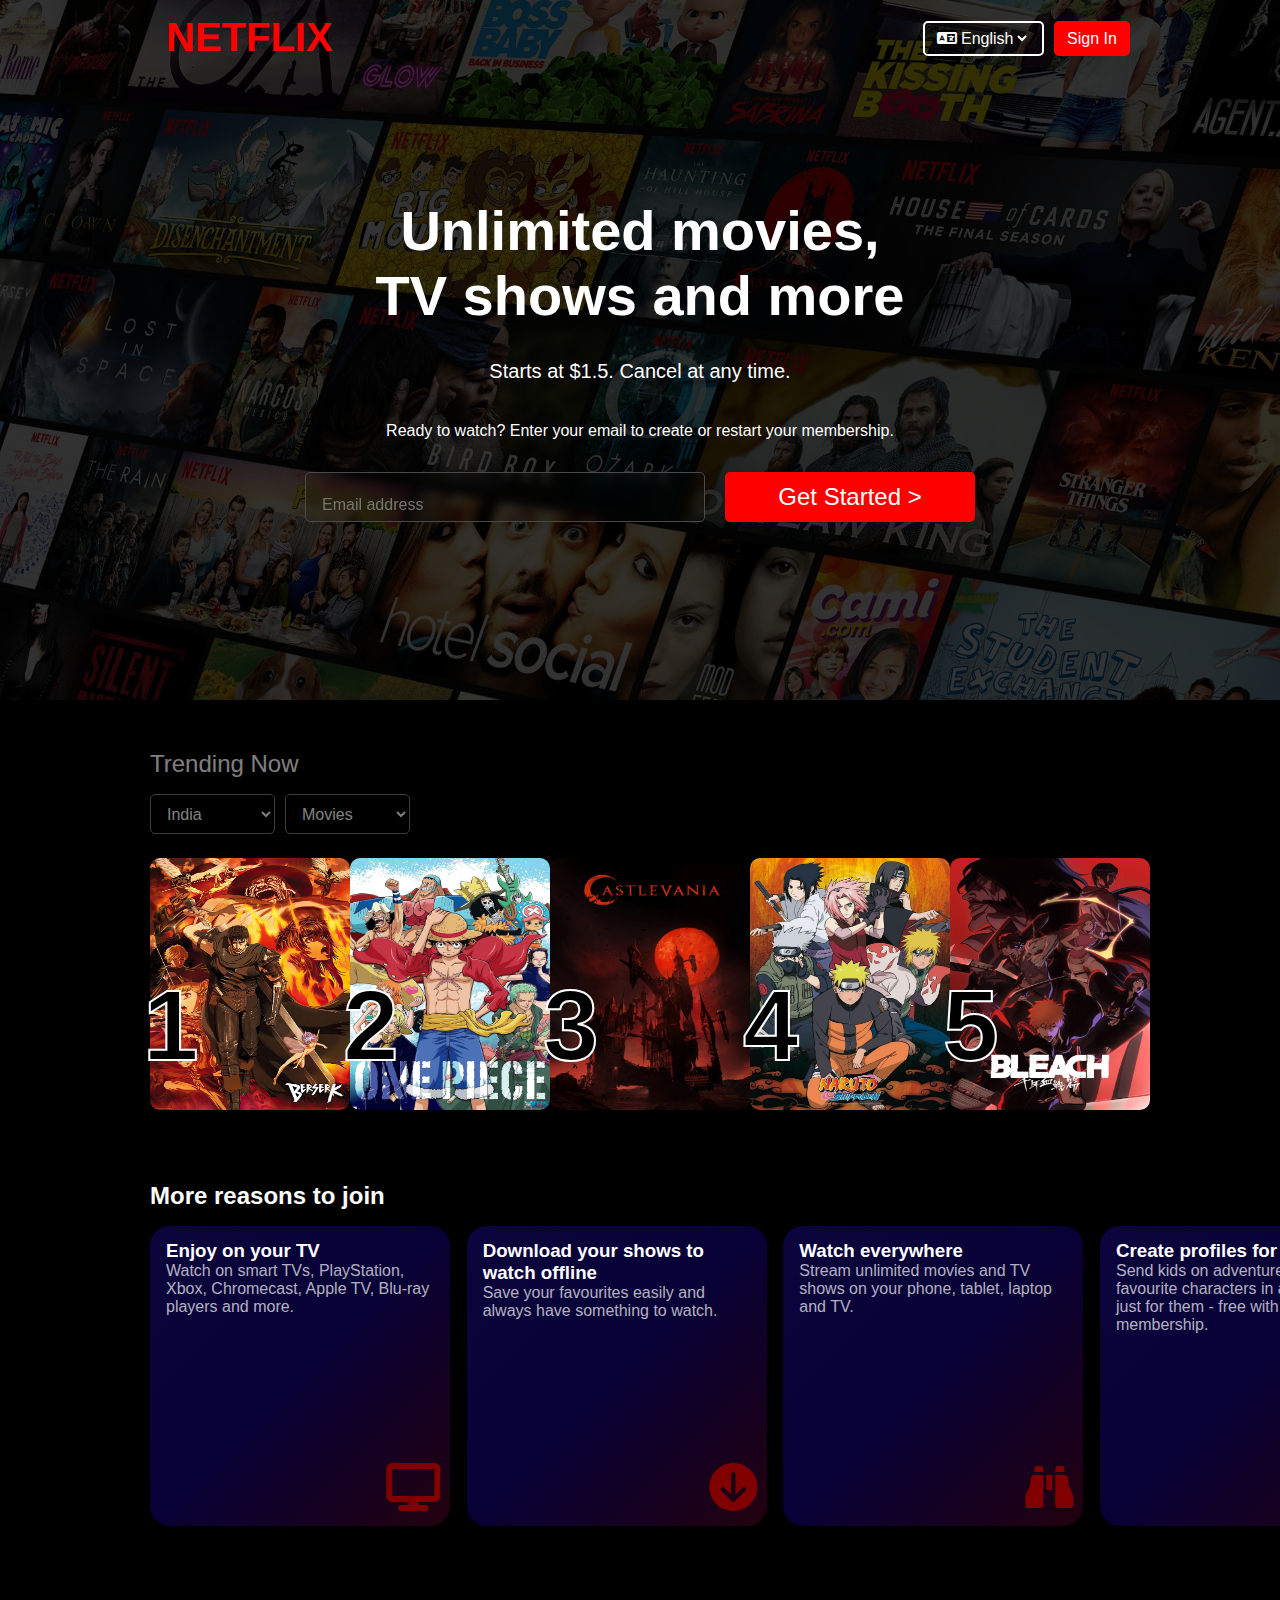
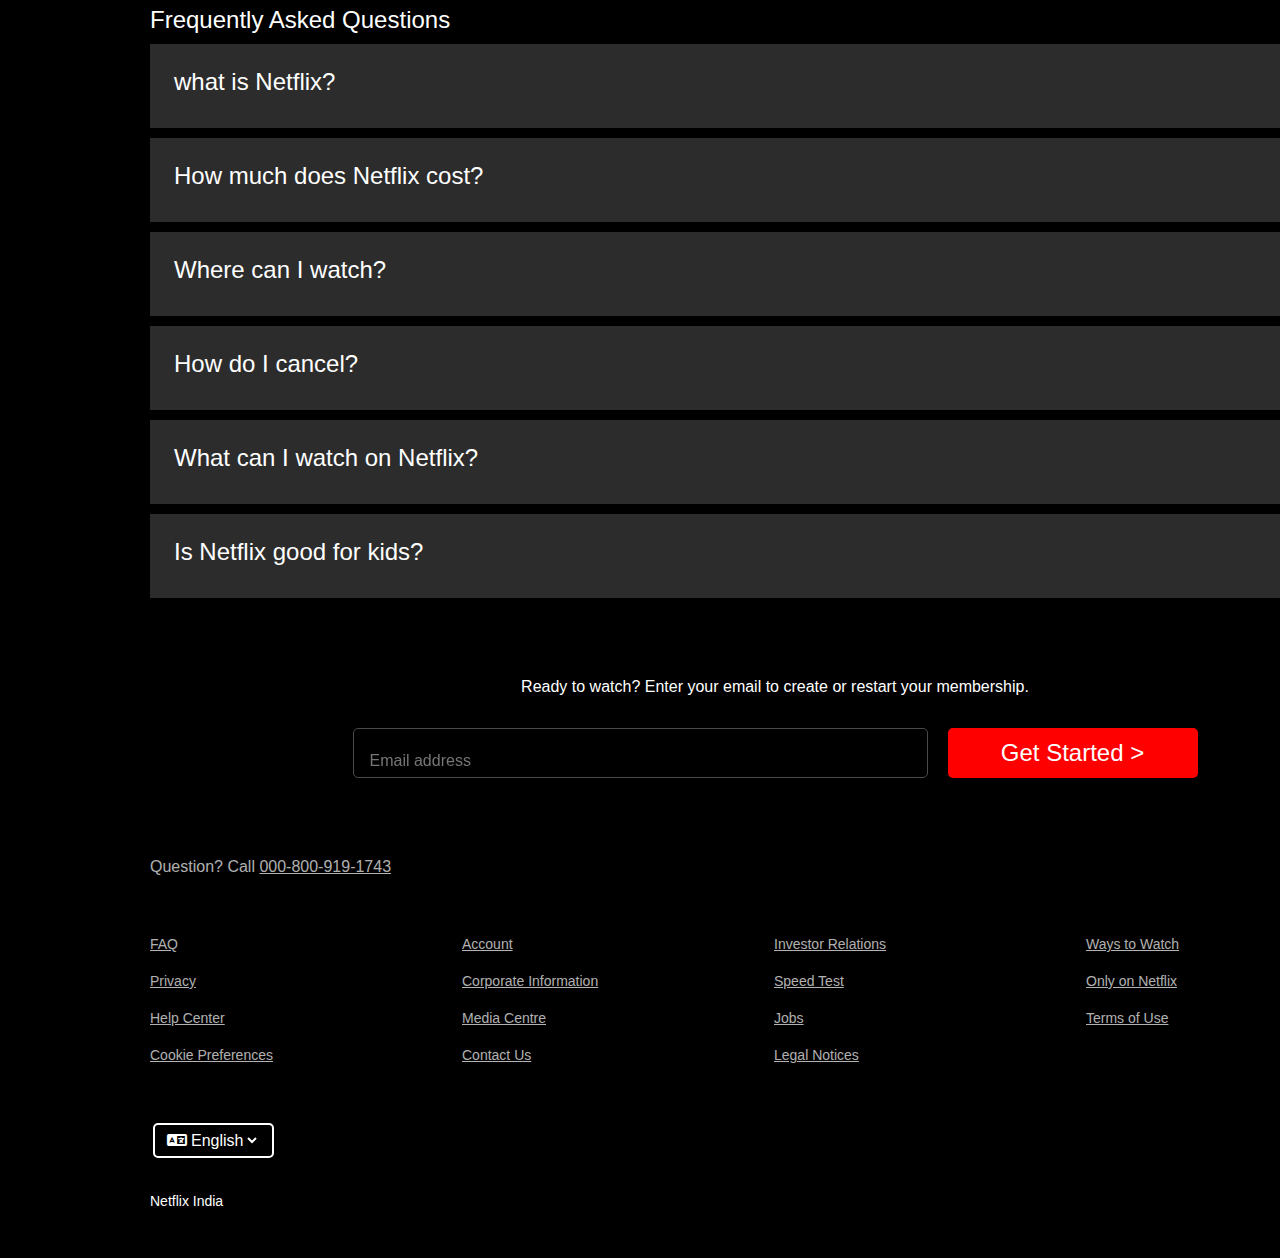
<file: Netflix/index.html>
<!DOCTYPE html>
<html lang="en">
<head>
    <meta charset="UTF-8">
    <meta name="viewport" content="width=device-width, initial-scale=1.0">
    <title>Netflix Clone</title>
    <link  rel = "stylesheet" href = "style.css">
    <link rel="stylesheet" href="https://cdnjs.cloudflare.com/ajax/libs/font-awesome/6.7.2/css/all.min.css" integrity="sha512-Evv84Mr4kqVGRNSgIGL/F/aIDqQb7xQ2vcrdIwxfjThSH8CSR7PBEakCr51Ck+w+/U6swU2Im1vVX0SVk9ABhg==" crossorigin="anonymous" referrerpolicy="no-referrer" />
</head>
<body>
    <div class="nav-bg">
        <div class="nav-bg-overlay">
            <div class="content">
                <header>
                    <div class="nav-bar">
                        <div class="nav-logo">
                            <div class="nav-logo-img">NETFLIX   </div>
                        </div>
                        <div class="lan-signin">
                            <div class="nav-lan border">
                                <div class="nav-lan-icon">
                                    <i class="fa-solid fa-language"></i>
                                </div>
                                <select class="nav-lan-select">
                                    <option>English</option>
                                    <option>हिन्दी</option>
                                </select>
                            </div>
                            <div class="nav-signin border">
                                Sign In
                            </div>
                        </div>
                    </div>
                </header>
                <div class="hero-info">
                    <div class="body-div">
                        <p>Unlimited movies, <br> TV shows and more</p>
                    </div>  
                    <div class="cancel">Starts at $1.5. Cancel at any time.</div>
                    <div class="membership">Ready to watch? Enter your email to create or restart your membership.</div>
                    <div class="form"> 
                        <div class="email">
                            <input type = "email" placeholder="Email address">
                        </div>
                        <button>Get Started > </button>
                    </div>
                </div>
            </div>
        </div>
    </div>
    <div class="body-content">
        <div class="trending">
            <p>Trending Now</p>
        </div>
        <div class="selections">
            <select class = "country">
                <option>India</option>
                <option>Global</option>
            </select>
            <select class = "movies"> 
                <option>Movies</option>
                <option>TV shows</option>
            </select>
        </div>
        <div class="movies-img">
            <div class="movie-box">
                <img src ="berserk.png" alt="Berserk">
                <span>1</span>
            </div>
            <div class="movie-box">
                <img src ="one_piece.png" alt="One-Piece">
                <span>2</span>
            </div>
            <div class="movie-box">
                <img src ="castelvania.png" alt="Castelvania">
                <span>3</span>
            </div>
            <div class="movie-box">
                <img src ="naruto.png" alt="Naruto">
                <span>4</span>
            </div>
            <div class="movie-box">
                <img src="bleach.png" alt="Bleach">
                <span>5</span>
            </div>
        </div>
        <div class="reason-to-join">
            <div class="join-text">
                <h2> More reasons to join</h2>
            </div>
            <div class="reasons-box">
                <div class="reason">
                    <h3>Enjoy on your TV</h3>
                    <p>Watch on smart TVs, PlayStation, Xbox, Chromecast, Apple TV, Blu-ray players and more.</p>
                    <i class="fa-solid fa-display"></i>
                </div>
                <div class="reason">
                    <h3>Download your shows to watch offline</h2>
                    <p>Save your favourites easily and always have something to watch.</p>
                    <i class="fa-solid fa-circle-arrow-down"></i>
                </div>
                <div class="reason">
                    <h3>Watch everywhere</h3>
                    <p>Stream unlimited movies and TV shows on your phone, tablet, laptop and TV.</p>
                    <i class="fa-solid fa-binoculars"></i>
                </div>
                <div class="reason">
                    <h3>Create profiles for kids</h3>
                    <p>Send kids on adventures with their favourite characters in a space made just for them - free with your membership.</p>
                    <i class="fa-brands fa-weixin"></i>
                </div>
            </div>
            <div class="questions">
                <h2>Frequently Asked Questions</h2>
                <button>
                    <div class="button-box">
                        what is Netflix?
                        <i class="fa-solid fa-plus"></i>
                    </div>
                </button>
                <button>
                    <div class="button-box">
                        How much does Netflix cost?
                        <i class="fa-solid fa-plus"></i>
                    </div>
                </button>
                <button>
                    <div class="button-box">
                        Where can I watch?
                        <i class="fa-solid fa-plus"></i>
                    </div>
                </button>
                <button>
                    <div class="button-box">
                        How do I cancel?
                        <i class="fa-solid fa-plus"></i>
                    </div>
                </button>
                <button>
                    <div class="button-box">
                        What can I watch on Netflix? 
                        <i class="fa-solid fa-plus"></i>
                    </div> 
                </button>
                <button>
                    <div class="button-box">
                        Is Netflix good for kids?
                        <i class="fa-solid fa-plus"></i>
                    </div>
                </button>
            </div>
            <div class="repeat-email">
                <h3>Ready to watch? Enter your email to create or restart your membership.</h3>
                <div class="form"> 
                    <div class="email">
                        <input type = "email" placeholder="Email address">
                    </div>
                    <button>Get Started > </button>
                </div>
            </div>
            <footer> 
                <span>Question? Call <a href="#">000-800-919-1743</a></span>
                <ul>
                    <li><a href="#">FAQ</a></li>
                    <li><a href="#">Account</a></li>
                    <li><a href="#">Investor Relations</a></li>
                    <li><a href="#">Ways to Watch</a></li>
                    <li><a href="#">Privacy</a></li>
                    <li><a href="#">Corporate Information </a></li>
                    <li><a href="#">Speed Test</a></li>
                    <li><a href="#">Only on Netflix</a></li>
                    <li><a href="#">Help Center</a></li>
                    <li><a href="#">Media Centre</a></li>
                    <li><a href="#">Jobs</a></li>
                    <li><a href="#">Terms of Use</a></li>
                    <li><a href="#">Cookie Preferences</a></li>
                    <li><a href="#">Contact Us</a></li>
                    <li><a href="#">Legal Notices</a></li>
                </ul>
                <div class="footer-lan">
                    <div class="nav-lan border">
                        <div class="nav-lan-icon">
                            <i class="fa-solid fa-language"></i>
                        </div>
                        <select class="nav-lan-select">
                            <option>English</option>
                            <option>हिन्दी</option>
                        </select>
                    </div>
                </div>
                <p>Netflix India</p>
            </footer>
    </div>
</body>
</html>
</file>
<file: Netflix/style.css>
*{
    background-color: black ;
    padding: 0px ;
    margin: 0px ;
    box-sizing: border-box;
    color: white ;
    font-style: normal ;
    font-family: 'Segoe UI', Tahoma, Geneva, Verdana, sans-serif ;
}
.nav-bg{
    height: 700px ;
    background-image: url("netflix_bg.png") ;
    background-size: cover ; 
}
.nav-bg-overlay{
    position: absolute ;
    top: 0 ;
    left: 0 ;
    width: 100% ;
    height: 100% ;
    background-color: rgba(0,0,0,0.5) ;
    z-index: 1 ;
}
.content{
    display: flex ;
}
.nav-bar{
    position: absolute ;
    display: flex ;
    justify-content: space-evenly  ;
    height: 80px ;
    width: 100% ;
    background: transparent ;
    align-items: center ;
    padding: 0px 150px ;
}
.nav-logo{
    background: transparent ;
    width: 400px ;
    height: 50px ;
    margin: 0px 0px 0px 16px ;  
}
.nav-logo-img{
    background: transparent;
    font-size: 40px ;
    font-weight: bold;
    color: red ;
}
.lan-signin{
    display: flex ;
    justify-content: flex-end ;
    height: 38px ;
    gap: 10px ;
    width: 900px ;
    background: transparent ;
}
.nav-lan{
    display: flex ;
    width: 121px ;
    height: 35px ;
    background: transparent ;
    border: 2px solid white ; 
    justify-content: center ;
    align-items: center ;
    font-weight: 400 ;
}
.nav-lan-icon{
    background: transparent ;
    font-size: 16px ;
}
.nav-lan-select{
    background: transparent ;
    border: none ;
    font-size: 16px ;
}
option{
    background-color: white;
    color: black ;
}
option:hover{
    background-color: blue;
}
.nav-signin{
    background: transparent ;
    background-color: red ;
    font-size: 16px ;
    font-weight: 500 ;
    width: 76px ;
    height: 35px ;
    display: flex ;
    justify-content: center ;
    align-items: center ;
}
.border{
    border-radius: 5px ;
}
.hero-info{
    position: absolute ;
    background: transparent ;
    text-align: center;
    width: 100% ;
    margin-top: 120px ;
    height: 480px;
    display: flex ;
    flex-direction: column;
    justify-content: center;
    align-content: center ;
}
.body-div{
    background: transparent ;    
}
p{
    text-align: center ;
    background : transparent ;
    font-size: 56px ;
    font-weight: 900 ;
}
.cancel{
    background: transparent ;
    font-weight: 500 ;
    font-size: 20px ;
    font-family: 'Segoe UI', Tahoma, Geneva, Verdana, sans-serif ;
    height: 30px ;
    margin-top: 2rem ;
}
.membership{
    background: transparent ;
    font-size: 16px ;
    margin-top: 2rem ;
    font-weight: 400 ;
}
.form{
    background: transparent ;
    margin-top: 2rem;
    display: flex;
    justify-content: center;
    gap: 20px;
}
.email{
    background: transparent ;
}
.email input{
    width: 400px;
    height: 50px;
    background-color: transparent;
    backdrop-filter: blur(5px);
    border: 1px solid rgb(75, 74, 74);
    padding: 24px 16px 8px ;
    border-radius: 5px ;
    font-size: 16px ;
}
.form button {
    background-color: red ;
    padding: 2px 10px ;
    border-radius: 5px ;
    width: 250px ;
    height: 50px ;
    border: none ;
    font-size: 24px ;
    font-weight: 500px ;
}
.body-content{
    margin: 0px 150px ;
}
.trending{
    margin-top: 50px ;
}
.trending p{
    font-size: 24px ;
    font-weight: 500 ;
    text-align: left ;
}
.selections{
    height: 56px ;
    display: flex ;
    gap: 10px ;
    align-items: flex-end ;
}
.selections select{
    height: 40px ;
    width: 125px ;
    border-radius: 5px ;
    padding: 8px 36px 8px 12px ;
    font-size: 16px ;
    font-weight: 400 ;
}
.movies{
    width: 150px ;
}
.movies-img{
    height: 268px ;
    display: flex ;
    justify-content: space-between ;
}
.movie-box span{
    bottom: 50px ;
    left: -7px ;
    background: transparent ;
    width: 60px ;
    height: 100px ;
    font-size: 100px ;
    font-weight: 900 ;
    color: black ;
    -webkit-text-stroke: 2px white ;
    position: absolute ;
    z-index: 2;
}
.movie-box{
    margin-top: 1rem ;
    position: relative;
    width: 224px ;
    height: 268px ;
    display: flex ;
    justify-content: center ;
    align-items: center ;
}
.movie-box img{
    width: 200px ;
    height: 252px ; ;
    z-index: 1 ;
    border-radius: 10px ;
    overflow: hidden ; 
}
.reason-to-join{
    width: 1250px ;
    height: 350px ;
    margin-top: 5rem ;
}
.reasons-box{
    display: flex ;
    justify-content: space-between ;
}
.reason{
    position: relative;
    width: 300px ;
    height: 300px ;
    margin: 16px 0px 0px 0px ;
    padding: 14px 16px 128px ;
    background: linear-gradient(135deg, rgb(12, 5, 61) ,rgb(8, 1, 54) , rgba(36, 1, 11, 0.9));
    background-color: rgb(9, 2, 43) ;
    border-radius: 20px ; 
}
.reason i{
    position:absolute;
    bottom: 15px;
    right: 10px;
    color:maroon;
    font-size: 3rem ;
    background: transparent ;
}
.reason p{
    width: 270px ;
    height: 60px ;
    font-size : 16px ;
    font-weight: 400 ;
    color: rgba(255,255,255,0.7) ;
    text-align: left ;
}
.reason h3{
    background: transparent ;
}
.questions{
    display: flex ;
    flex-direction: column ;
    margin-top: 5rem ;
}
.questions h2{
    font-size: 24px ;
    font-weight: 500 ;
}
.questions button{
   width: 100% ;
   height: 84px ;
   font-size: 24px ;
   margin-top: 10px ; 
   display: flex ;
   border: none ;
   background-color: rgba(84, 84, 84, 0.521) ;

}
.button-box{
    padding: 24px ;
    font-weight: 400 ;
    width: 100% ;
    background: transparent ;
    display: flex ;
    justify-content: space-between ;
}
.button-box i{
    background: transparent ;
    width: 36px ;
    height: 36px ;
    font-size: 36px ;
    font-weight: 1 ;
}
.repeat-email{
    display: flex ;
    flex-direction: column ;
    justify-content: center ;
    align-items: center ;
    margin-top: 5rem;
    width: 100% ;
}
.repeat-email input{
    width: 575px ;
}
.repeat-email h3{
    font-size: 16px ;
    font-weight: 400 ;
}
footer{
    height: 400px ;
    margin-top: 5rem ;
}
footer span{
    font-size: 16px ;
    color: #ffffffb3;
}
footer ul{
    height: 132px ;
    list-style-type: none ;
    margin: 0px 0px 14px -12px ;
    display: flex ;
    flex-wrap: wrap ;
    margin-top: 3rem ;
}
footer li { 
    width: 300px ;
    height: 25px ; 
    font-size: 14px ;
    margin: 12px 0px 0px 12px ;
}
footer a{
    color: #ffffffb3 ;
}
.footer-lan{
    margin-top: 4rem ;
    padding: 3px ;
}
footer p{
    margin-top: 2rem ;
    font-size: 14px ;
    font-weight: 400 ;
    display: flex ;

}
</file>
